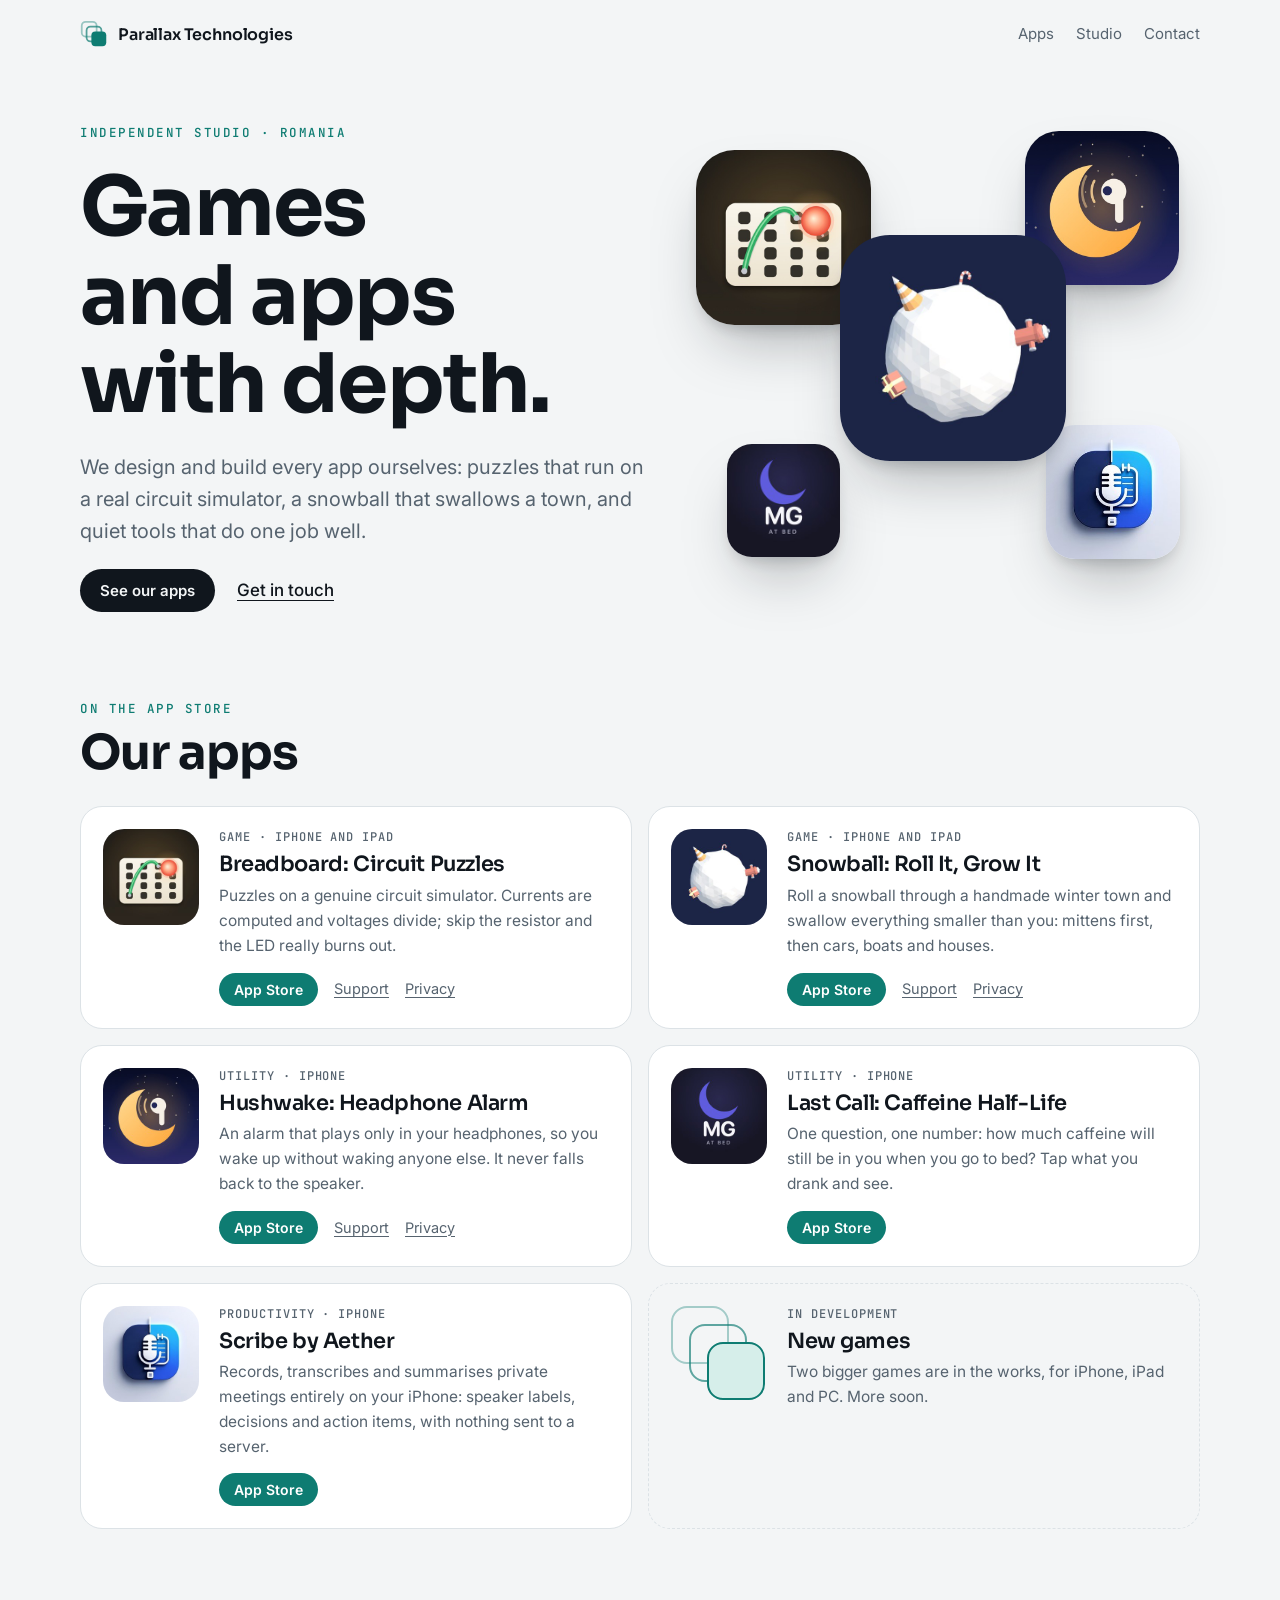
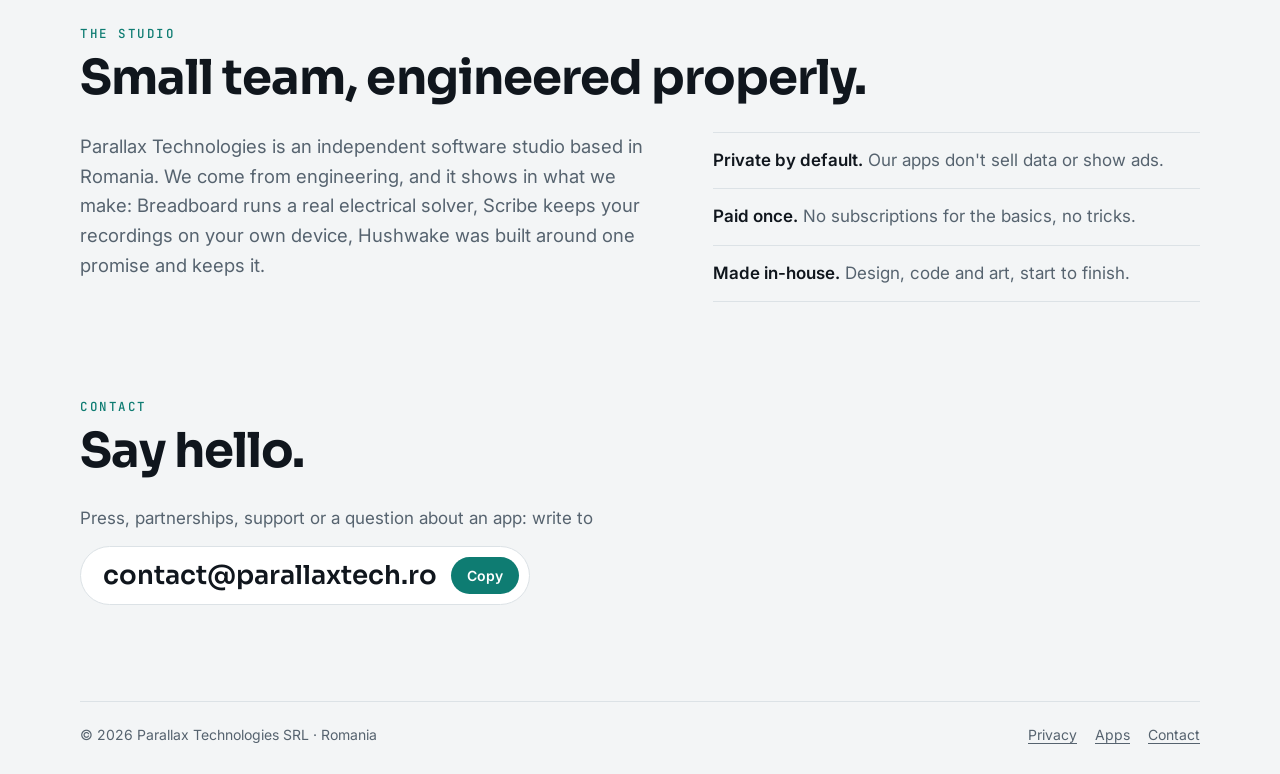
<file: index.html>
<!doctype html>
<html lang="en">
<head>
<meta charset="utf-8">
<meta name="viewport" content="width=device-width, initial-scale=1, viewport-fit=cover">
<title>Parallax Technologies</title>
<meta name="description" content="Parallax Technologies is an independent studio from Romania making games and apps for iPhone and iPad: Breadboard, Snowball, Hushwake, Last Call and Scribe.">
<link rel="canonical" href="https://parallaxtech.ro/">
<meta property="og:type" content="website">
<meta property="og:title" content="Parallax Technologies">
<meta property="og:description" content="Games and apps for iPhone and iPad, made in Romania.">
<meta property="og:url" content="https://parallaxtech.ro/">
<meta property="og:image" content="https://parallaxtech.ro/assets/og.png">
<meta name="twitter:card" content="summary_large_image">
<meta name="theme-color" content="#F3F5F6" media="(prefers-color-scheme: light)">
<meta name="theme-color" content="#0C1117" media="(prefers-color-scheme: dark)">
<link rel="icon" href="favicon.svg" type="image/svg+xml">
<link rel="preconnect" href="https://fonts.googleapis.com">
<link rel="preconnect" href="https://fonts.gstatic.com" crossorigin>
<link rel="stylesheet" href="https://fonts.googleapis.com/css2?family=Sora:wght@500;600;700&family=Inter:wght@400;500;600&family=JetBrains+Mono:wght@500&display=swap">
<link rel="stylesheet" href="style.css">
</head>
<body>

<header class="nav">
  <a class="brand" href="/" aria-label="Parallax Technologies home">
    <img src="favicon.svg" alt="" width="28" height="28">
    <span>Parallax Technologies</span>
  </a>
  <nav aria-label="Main">
    <a href="#apps">Apps</a>
    <a href="#studio">Studio</a>
    <a href="#contact">Contact</a>
  </nav>
</header>

<main>

<section class="hero" aria-labelledby="hero-title">
  <div class="hero-text">
    <p class="eyebrow">Independent studio · Romania</p>
    <h1 id="hero-title">Games and apps with depth.</h1>
    <p class="lede">We design and build every app ourselves: puzzles that run on a real circuit simulator, a snowball that swallows a town, and quiet tools that do one job well.</p>
    <div class="cta">
      <a class="btn" href="#apps">See our apps</a>
      <a class="link" href="#contact">Get in touch</a>
    </div>
  </div>
  <div class="hero-stage" aria-hidden="true">
    <img class="layer l1" data-depth="0.9" src="assets/icons/snowball.jpg" alt="">
    <img class="layer l2" data-depth="0.55" src="assets/icons/breadboard.jpg" alt="">
    <img class="layer l3" data-depth="0.3" src="assets/icons/hushwake.jpg" alt="">
    <img class="layer l4" data-depth="0.75" src="assets/icons/scribe-256.jpg" alt="">
    <img class="layer l5" data-depth="0.15" src="assets/icons/lastcall-256.jpg" alt="">
  </div>
</section>

<section id="apps" class="apps" aria-labelledby="apps-title">
  <div class="section-head">
    <p class="eyebrow">On the App Store</p>
    <h2 id="apps-title">Our apps</h2>
  </div>

  <div class="grid">
    <article class="app">
      <img src="assets/icons/breadboard-256.jpg" alt="Breadboard app icon" width="96" height="96" loading="lazy">
      <div class="app-body">
        <p class="kind">Game · iPhone and iPad</p>
        <h3>Breadboard: Circuit Puzzles</h3>
        <p>Puzzles on a genuine circuit simulator. Currents are computed and voltages divide; skip the resistor and the LED really burns out.</p>
        <div class="links">
          <a class="btn small" href="https://apps.apple.com/app/apple-store/id6793884070?pt=125834917&amp;ct=website&amp;mt=8">App Store</a>
          <a href="https://vladimir-voinea.github.io/breadboard-support/">Support</a>
          <a href="https://vladimir-voinea.github.io/breadboard-support/privacy">Privacy</a>
        </div>
      </div>
    </article>

    <article class="app">
      <img src="assets/icons/snowball-256.jpg" alt="Snowball app icon" width="96" height="96" loading="lazy">
      <div class="app-body">
        <p class="kind">Game · iPhone and iPad</p>
        <h3>Snowball: Roll It, Grow It</h3>
        <p>Roll a snowball through a handmade winter town and swallow everything smaller than you: mittens first, then cars, boats and houses.</p>
        <div class="links">
          <a class="btn small" href="https://apps.apple.com/app/apple-store/id6826913506?pt=125834917&amp;ct=website&amp;mt=8">App Store</a>
          <a href="https://vladimir-voinea.github.io/snowball-support/">Support</a>
          <a href="https://vladimir-voinea.github.io/snowball-support/privacy">Privacy</a>
        </div>
      </div>
    </article>

    <article class="app">
      <img src="assets/icons/hushwake-256.jpg" alt="Hushwake app icon" width="96" height="96" loading="lazy">
      <div class="app-body">
        <p class="kind">Utility · iPhone</p>
        <h3>Hushwake: Headphone Alarm</h3>
        <p>An alarm that plays only in your headphones, so you wake up without waking anyone else. It never falls back to the speaker.</p>
        <div class="links">
          <a class="btn small" href="https://apps.apple.com/app/apple-store/id6832265676?pt=125834917&amp;ct=website&amp;mt=8">App Store</a>
          <a href="https://vladimir-voinea.github.io/hushwake-support/">Support</a>
          <a href="https://vladimir-voinea.github.io/hushwake-support/privacy">Privacy</a>
        </div>
      </div>
    </article>

    <article class="app">
      <img src="assets/icons/lastcall-256.jpg" alt="Last Call app icon" width="96" height="96" loading="lazy">
      <div class="app-body">
        <p class="kind">Utility · iPhone</p>
        <h3>Last Call: Caffeine Half-Life</h3>
        <p>One question, one number: how much caffeine will still be in you when you go to bed? Tap what you drank and see.</p>
        <div class="links">
          <a class="btn small" href="https://apps.apple.com/app/apple-store/id6810022703?pt=125834917&amp;ct=website&amp;mt=8">App Store</a>
        </div>
      </div>
    </article>

    <article class="app">
      <img src="assets/icons/scribe-256.jpg" alt="Scribe app icon" width="96" height="96" loading="lazy">
      <div class="app-body">
        <p class="kind">Productivity · iPhone</p>
        <h3>Scribe by Aether</h3>
        <p>Records, transcribes and summarises private meetings entirely on your iPhone: speaker labels, decisions and action items, with nothing sent to a server.</p>
        <div class="links">
          <a class="btn small" href="https://apps.apple.com/app/apple-store/id6756809088?pt=125834917&amp;ct=website&amp;mt=8">App Store</a>
        </div>
      </div>
    </article>

    <article class="app next">
      <div class="next-mark" aria-hidden="true"><span></span><span></span><span></span></div>
      <div class="app-body">
        <p class="kind">In development</p>
        <h3>New games</h3>
        <p>Two bigger games are in the works, for iPhone, iPad and PC. More soon.</p>
      </div>
    </article>
  </div>
</section>

<section id="studio" class="studio" aria-labelledby="studio-title">
  <div class="section-head">
    <p class="eyebrow">The studio</p>
    <h2 id="studio-title">Small team, engineered properly.</h2>
  </div>
  <div class="cols">
    <p>Parallax Technologies is an independent software studio based in Romania. We come from engineering, and it shows in what we make: Breadboard runs a real electrical solver, Scribe keeps your recordings on your own device, Hushwake was built around one promise and keeps it.</p>
    <ul class="facts">
      <li><b>Private by default.</b> Our apps don't sell data or show ads.</li>
      <li><b>Paid once.</b> No subscriptions for the basics, no tricks.</li>
      <li><b>Made in-house.</b> Design, code and art, start to finish.</li>
    </ul>
  </div>
</section>

<section id="contact" class="contact" aria-labelledby="contact-title">
  <div class="section-head">
    <p class="eyebrow">Contact</p>
    <h2 id="contact-title">Say hello.</h2>
  </div>
  <p class="contact-line">Press, partnerships, support or a question about an app: write to</p>
  <div class="email">
    <span id="email-address">contact@parallaxtech.ro</span>
    <button type="button" id="copy-email">Copy</button>
  </div>
</section>

</main>

<footer class="foot">
  <p>© 2026 Parallax Technologies SRL · Romania</p>
  <nav aria-label="Footer">
    <a href="privacy.html">Privacy</a>
    <a href="#apps">Apps</a>
    <a href="#contact">Contact</a>
  </nav>
</footer>

<script src="site.js" defer></script>
</body>
</html>
</file>
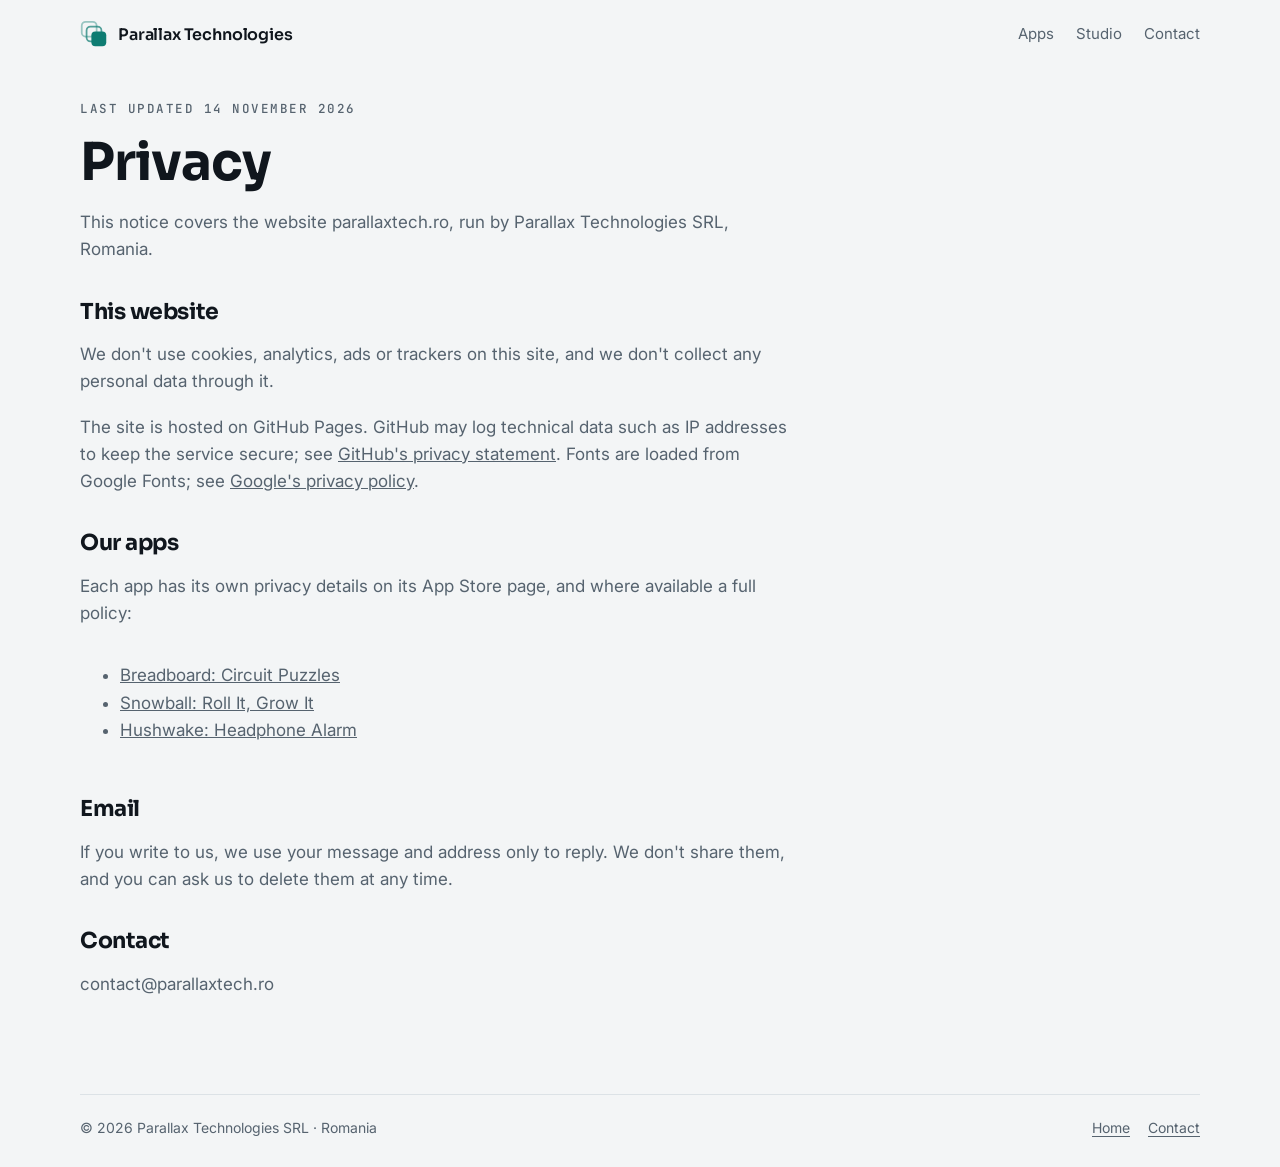
<file: privacy.html>
<!doctype html>
<html lang="en">
<head>
<meta charset="utf-8">
<meta name="viewport" content="width=device-width, initial-scale=1, viewport-fit=cover">
<title>Privacy · Parallax Technologies</title>
<meta name="description" content="Privacy notice for the Parallax Technologies website and links to each app's privacy policy.">
<link rel="canonical" href="https://parallaxtech.ro/privacy.html">
<link rel="icon" href="favicon.svg" type="image/svg+xml">
<link rel="preconnect" href="https://fonts.googleapis.com">
<link rel="preconnect" href="https://fonts.gstatic.com" crossorigin>
<link rel="stylesheet" href="https://fonts.googleapis.com/css2?family=Sora:wght@500;600;700&family=Inter:wght@400;500;600&family=JetBrains+Mono:wght@500&display=swap">
<link rel="stylesheet" href="style.css">
</head>
<body>
<header class="nav">
  <a class="brand" href="/" aria-label="Parallax Technologies home">
    <img src="favicon.svg" alt="" width="28" height="28">
    <span>Parallax Technologies</span>
  </a>
  <nav aria-label="Main">
    <a href="/#apps">Apps</a>
    <a href="/#studio">Studio</a>
    <a href="/#contact">Contact</a>
  </nav>
</header>
<main>
<article class="doc">
  <p class="eyebrow">Last updated 14 November 2026</p>
  <h1>Privacy</h1>
  <p>This notice covers the website parallaxtech.ro, run by Parallax Technologies SRL, Romania.</p>

  <h2>This website</h2>
  <p>We don't use cookies, analytics, ads or trackers on this site, and we don't collect any personal data through it.</p>
  <p>The site is hosted on GitHub Pages. GitHub may log technical data such as IP addresses to keep the service secure; see <a href="https://docs.github.com/en/site-policy/privacy-policies/github-general-privacy-statement">GitHub's privacy statement</a>. Fonts are loaded from Google Fonts; see <a href="https://policies.google.com/privacy">Google's privacy policy</a>.</p>

  <h2>Our apps</h2>
  <p>Each app has its own privacy details on its App Store page, and where available a full policy:</p>
  <ul>
    <li><a href="https://vladimir-voinea.github.io/breadboard-support/privacy">Breadboard: Circuit Puzzles</a></li>
    <li><a href="https://vladimir-voinea.github.io/snowball-support/privacy">Snowball: Roll It, Grow It</a></li>
    <li><a href="https://vladimir-voinea.github.io/hushwake-support/privacy">Hushwake: Headphone Alarm</a></li>
  </ul>

  <h2>Email</h2>
  <p>If you write to us, we use your message and address only to reply. We don't share them, and you can ask us to delete them at any time.</p>

  <h2>Contact</h2>
  <p>contact@parallaxtech.ro</p>
</article>
</main>
<footer class="foot">
  <p>© 2026 Parallax Technologies SRL · Romania</p>
  <nav aria-label="Footer"><a href="/">Home</a><a href="/#contact">Contact</a></nav>
</footer>
</body>
</html>
</file>
<file: style.css>
/* Layout: a calm, light studio page; the hero's app icons float on separate depth planes (the parallax). */
:root {
  --bg: #F3F5F6; --surface: #FFFFFF; --ink: #10161D; --muted: #56636F; --line: #DCE2E6;
  --accent: #0E7C72; --accent-ink: #FFFFFF; --accent-soft: #D6EEEA;
  --display: "Sora", "Avenir Next", "Helvetica Neue", Arial, sans-serif;
  --body: "Inter", "Helvetica Neue", Arial, sans-serif;
  --mono: "JetBrains Mono", ui-monospace, Menlo, monospace;
  color-scheme: light;
}
@media (prefers-color-scheme: dark) {
  :root {
    --bg: #0C1117; --surface: #131A22; --ink: #EAF0F4; --muted: #95A4B1; --line: #222D38;
    --accent: #5FD0C2; --accent-ink: #062320; --accent-soft: #12302D;
    color-scheme: dark;
  }
}
* { box-sizing: border-box; }
html { scroll-behavior: smooth; }
@media (prefers-reduced-motion: reduce) { html { scroll-behavior: auto; } }
body {
  margin: 0; background: var(--bg); color: var(--ink); font: 400 17px/1.6 var(--body);
  padding-left: max(20px, env(safe-area-inset-left, 0px)); padding-right: max(20px, env(safe-area-inset-right, 0px));
}
img { max-width: 100%; display: block; }
a { color: inherit; }
h1, h2, h3 { font-family: var(--display); line-height: 1.08; margin: 0; text-wrap: balance; letter-spacing: -0.02em; }
p { margin: 0; }
:focus-visible { outline: 2px solid var(--accent); outline-offset: 3px; border-radius: 6px; }

.nav, main, .foot { max-width: 1120px; margin: 0 auto; }
.nav { display: flex; align-items: center; justify-content: space-between; gap: 16px; padding: max(20px, env(safe-area-inset-top, 0px)) 0 20px; }
.brand { display: flex; align-items: center; gap: 10px; text-decoration: none; font: 600 16px var(--display); letter-spacing: -0.01em; }
.nav nav { display: flex; gap: 22px; }
.nav nav a { text-decoration: none; color: var(--muted); font-size: 15px; }
.nav nav a:hover { color: var(--ink); }
@media (max-width: 560px) { .nav nav { gap: 14px; } .brand span { display: none; } }

.eyebrow { font: 500 12.5px var(--mono); letter-spacing: 0.12em; text-transform: uppercase; color: var(--accent); }
.btn { display: inline-block; background: var(--ink); color: var(--bg); text-decoration: none; font: 600 15px var(--body); padding: 12px 20px; border-radius: 999px; transition: transform .15s ease; }
.btn:hover { transform: translateY(-1px); }
.btn.small { padding: 8px 15px; font-size: 14px; background: var(--accent); color: var(--accent-ink); }
.link { color: var(--ink); font-weight: 500; text-underline-offset: 4px; }

/* hero */
.hero { display: grid; grid-template-columns: minmax(0, 1.1fr) minmax(0, 1fr); gap: 40px; align-items: center; padding: 56px 0 88px; }
.hero-text { display: grid; gap: 22px; }
.hero h1 { font-size: clamp(44px, 6.6vw, 82px); font-weight: 700; }
.lede { font-size: clamp(18px, 1.6vw, 20px); color: var(--muted); max-width: 52ch; }
.cta { display: flex; align-items: center; gap: 22px; flex-wrap: wrap; }
.hero-stage { position: relative; aspect-ratio: 1 / 0.92; max-width: 520px; width: 100%; justify-self: end; }
.layer { position: absolute; border-radius: 22%; box-shadow: 0 30px 60px -20px rgba(16, 22, 29, .35), 0 8px 18px -8px rgba(16, 22, 29, .25); will-change: transform; transition: transform .2s ease-out; }
.l1 { width: 44%; left: 30%; top: 22%; z-index: 5; }
.l2 { width: 34%; left: 2%; top: 4%; z-index: 4; }
.l3 { width: 30%; left: 66%; top: 0%; z-index: 3; }
.l4 { width: 26%; left: 70%; top: 62%; z-index: 4; }
.l5 { width: 22%; left: 8%; top: 66%; z-index: 2; }
@media (max-width: 820px) {
  .hero { grid-template-columns: 1fr; padding: 28px 0 64px; }
  .hero-stage { justify-self: start; max-width: 380px; order: -1; }
}

/* apps */
section { scroll-margin-top: 24px; }
.section-head { display: grid; gap: 10px; margin-bottom: 28px; }
.section-head h2 { font-size: clamp(32px, 4.4vw, 48px); font-weight: 700; }
.apps { padding-bottom: 96px; }
.grid { display: grid; grid-template-columns: repeat(2, minmax(0, 1fr)); gap: 16px; }
@media (max-width: 760px) { .grid { grid-template-columns: 1fr; } }
.app { display: grid; grid-template-columns: 96px minmax(0, 1fr); gap: 20px; align-items: start; background: var(--surface); border: 1px solid var(--line); border-radius: 22px; padding: 22px; }
.app > img { border-radius: 22%; width: 96px; height: 96px; }
.app-body { display: grid; gap: 8px; min-width: 0; }
.kind { font: 500 12px var(--mono); letter-spacing: 0.08em; text-transform: uppercase; color: var(--muted); }
.app h3 { font-size: 21px; font-weight: 600; }
.app p:not(.kind) { color: var(--muted); font-size: 15.5px; }
.links { display: flex; align-items: center; gap: 16px; flex-wrap: wrap; margin-top: 6px; }
.links a:not(.btn) { font-size: 14.5px; color: var(--muted); text-underline-offset: 3px; }
.links a:not(.btn):hover { color: var(--ink); }
.app.next { background: transparent; border-style: dashed; }
.next-mark { width: 96px; height: 96px; position: relative; }
.next-mark span { position: absolute; width: 58px; height: 58px; border-radius: 16px; border: 2px solid var(--accent); }
.next-mark span:nth-child(1) { left: 0; top: 0; opacity: .35; }
.next-mark span:nth-child(2) { left: 18px; top: 18px; opacity: .65; }
.next-mark span:nth-child(3) { left: 36px; top: 36px; background: var(--accent-soft); }
@media (max-width: 420px) { .app { grid-template-columns: 1fr; } }

/* studio */
.studio { padding-bottom: 96px; }
.cols { display: grid; grid-template-columns: minmax(0, 1.2fr) minmax(0, 1fr); gap: 48px; }
.cols > p { font-size: 18.5px; color: var(--muted); max-width: 60ch; }
.facts { list-style: none; margin: 0; padding: 0; display: grid; gap: 0; }
.facts li { padding: 14px 0; border-top: 1px solid var(--line); color: var(--muted); }
.facts li:last-child { border-bottom: 1px solid var(--line); }
.facts b { color: var(--ink); font-weight: 600; }
@media (max-width: 760px) { .cols { grid-template-columns: 1fr; gap: 24px; } }

/* contact */
.contact { padding-bottom: 96px; }
.contact-line { color: var(--muted); margin-bottom: 14px; }
.email { display: inline-flex; align-items: center; gap: 14px; flex-wrap: wrap; background: var(--surface); border: 1px solid var(--line); border-radius: 999px; padding: 10px 10px 10px 22px; max-width: 100%; }
#email-address { font: 600 clamp(18px, 2.6vw, 26px) var(--display); user-select: all; overflow-wrap: anywhere; }
#copy-email { font: 600 14px var(--body); border: 0; border-radius: 999px; padding: 10px 16px; background: var(--accent); color: var(--accent-ink); cursor: pointer; }

/* footer */
.foot { display: flex; justify-content: space-between; align-items: center; gap: 16px; flex-wrap: wrap; border-top: 1px solid var(--line); padding: 22px 0 max(28px, env(safe-area-inset-bottom, 0px)); color: var(--muted); font-size: 14px; }
.foot nav { display: flex; gap: 18px; }
.foot a { color: var(--muted); text-underline-offset: 3px; }

/* privacy page */
.doc { max-width: 720px; padding: 32px 0 96px; display: grid; gap: 18px; }
.doc h1 { font-size: clamp(36px, 5vw, 52px); }
.doc h2 { font-size: 22px; margin-top: 18px; }
.doc p, .doc li { color: var(--muted); }
</file>
